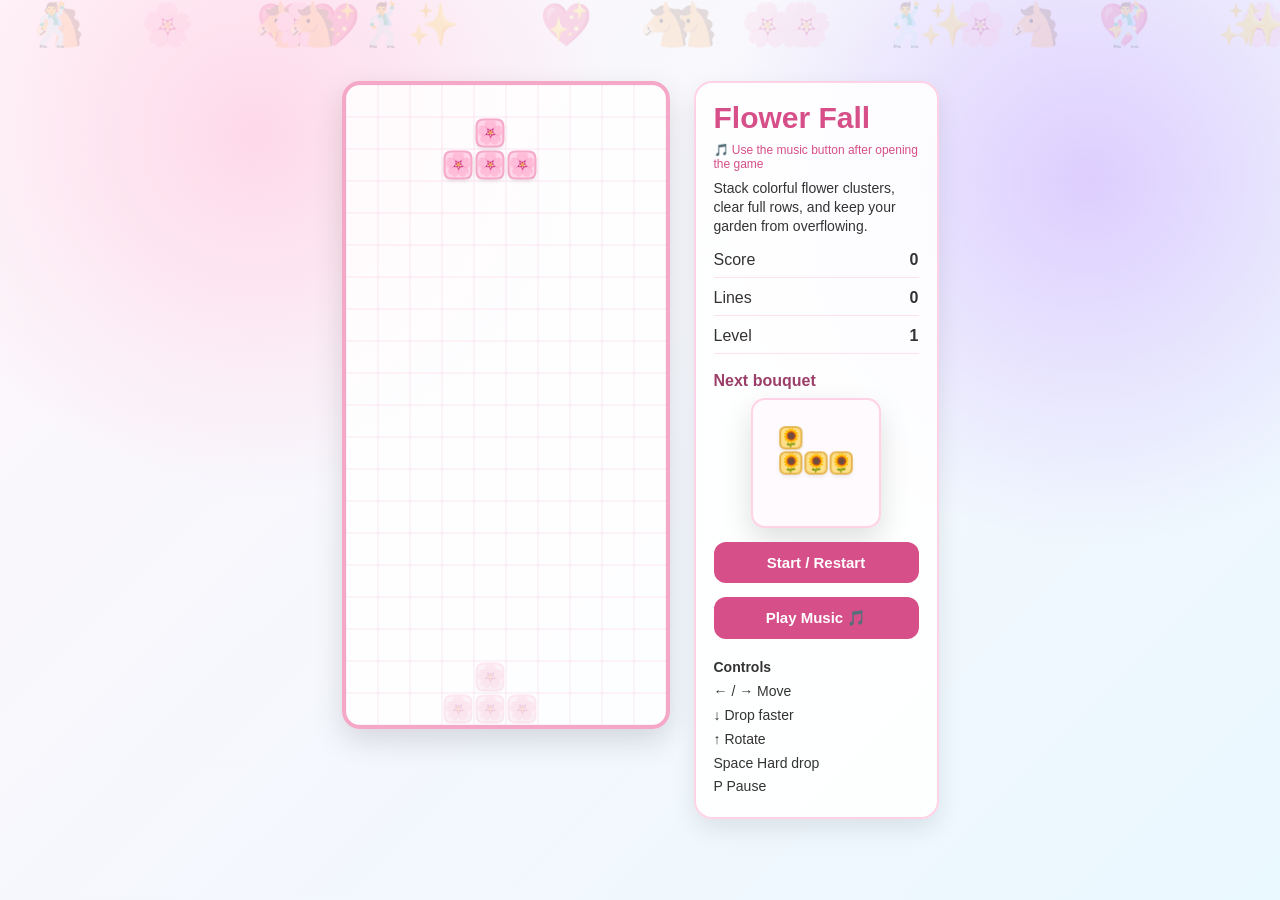
<file: game.html>
<!DOCTYPE html>
<html lang="en">
<head>
  <meta charset="UTF-8" />
  <meta name="viewport" content="width=device-width, initial-scale=1.0" />
  <title>Flower Fall Deluxe</title>
  <style>
    * { box-sizing: border-box; }

    body {
      margin: 0;
      min-height: 100vh;
      display: flex;
      align-items: center;
      justify-content: center;
      font-family: Arial, sans-serif;
      background:
        radial-gradient(circle at 20% 15%, rgba(255, 214, 231, 0.9), transparent 28%),
        radial-gradient(circle at 85% 20%, rgba(216, 196, 255, 0.8), transparent 28%),
        linear-gradient(135deg, #fff7fb, #eaf8ff);
      color: #333;
      overflow-x: hidden;
    }

    .game-wrap {
      display: flex;
      gap: 24px;
      align-items: flex-start;
      padding: 24px;
    }

    .board-wrap {
      position: relative;
    }

    canvas {
      background: rgba(255, 255, 255, 0.84);
      border: 4px solid #f4a7c6;
      border-radius: 18px;
      box-shadow: 0 12px 30px rgba(0,0,0,0.13);
    }

    .panel {
      width: 245px;
      background: rgba(255, 255, 255, 0.88);
      border: 2px solid #ffd3e5;
      border-radius: 18px;
      padding: 18px;
      box-shadow: 0 10px 24px rgba(0,0,0,0.09);
    }

    h1 {
      margin: 0 0 8px;
      font-size: 30px;
      color: #d64f88;
    }

    .subtitle {
      margin: 0 0 16px;
      font-size: 14px;
      line-height: 1.35;
    }

    .stat {
      display: flex;
      justify-content: space-between;
      margin: 11px 0;
      padding-bottom: 8px;
      border-bottom: 1px solid #ffe0ed;
      font-size: 16px;
    }

    .next-title {
      margin: 18px 0 8px;
      font-weight: 700;
      color: #9b3f68;
    }

    #next {
      width: 130px;
      height: 130px;
      display: block;
      margin: 0 auto;
      border-width: 2px;
      border-color: #ffd3e5;
      border-radius: 14px;
      background: #fffafd;
    }

    button {
      width: 100%;
      margin-top: 14px;
      padding: 12px;
      border: 0;
      border-radius: 12px;
      background: #d64f88;
      color: white;
      font-weight: 700;
      cursor: pointer;
      font-size: 15px;
    }

    button:hover { background: #bd3f76; }

    .controls {
      margin-top: 17px;
      font-size: 14px;
      line-height: 1.7;
    }

    .message {
      margin-top: 14px;
      padding: 10px;
      border-radius: 12px;
      background: #fff4c7;
      font-size: 14px;
      display: none;
    }

    @media (max-width: 760px) {
      body { align-items: flex-start; }

      .game-wrap {
        flex-direction: column;
        align-items: center;
        padding: 12px;
      }

      .panel { width: 320px; max-width: 92vw; }
      canvas { max-width: 92vw; height: auto; }
    }
  
    .gangnam-bg {
      position: fixed;
      inset: 0;
      pointer-events: none;
      overflow: hidden;
      z-index: -1;
      opacity: 0.18;
    }

    .dancer {
      position: absolute;
      font-size: 42px;
      animation: floatDance linear infinite;
    }

    @keyframes floatDance {
      from {
        transform: translateY(110vh) rotate(0deg);
      }
      to {
        transform: translateY(-20vh) rotate(360deg);
      }
    }

</style>
</head>
<body>

<div class="gangnam-bg" id="gangnamBg"></div>

  <div class="game-wrap">
    <div class="board-wrap">
      <canvas id="board" width="320" height="640"></canvas>
    </div>

    <aside class="panel">
      <h1>Flower Fall</h1>
      <div style='font-size:12px;color:#d64f88;margin-bottom:8px;'>🎵 Use the music button after opening the game</div>
      <p class="subtitle">
        Stack colorful flower clusters, clear full rows, and keep your garden from overflowing.
      </p>

      <div class="stat"><span>Score</span><strong id="score">0</strong></div>
      <div class="stat"><span>Lines</span><strong id="lines">0</strong></div>
      <div class="stat"><span>Level</span><strong id="level">1</strong></div>

      <div class="next-title">Next bouquet</div>
      <canvas id="next" width="130" height="130"></canvas>

      <button id="startBtn">Start / Restart</button>
      <button id="musicBtn">Play Music 🎵</button>

      <div class="controls">
        <strong>Controls</strong><br>
        ← / → Move<br>
        ↓ Drop faster<br>
        ↑ Rotate<br>
        Space Hard drop<br>
        P Pause
      </div>

      <div class="message" id="message"></div>
    </aside>
  </div>

  <script>
    const canvas = document.getElementById("board");
    const ctx = canvas.getContext("2d");

    const nextCanvas = document.getElementById("next");
    const nextCtx = nextCanvas.getContext("2d");

    const COLS = 10;
    const ROWS = 20;
    const CELL = 32;

    const scoreEl = document.getElementById("score");
    const linesEl = document.getElementById("lines");
    const levelEl = document.getElementById("level");
    const msgEl = document.getElementById("message");
    const startBtn = document.getElementById("startBtn");
    const musicBtn = document.getElementById("musicBtn");

    const FLOWER_STYLES = [
      { emoji: "🌸", bg: "#ffd6e7", shadow: "#f5a8c8" },
      { emoji: "🌼", bg: "#fff3a8", shadow: "#ead86a" },
      { emoji: "🌷", bg: "#ffc9de", shadow: "#f08db3" },
      { emoji: "🌻", bg: "#ffe08a", shadow: "#e5b54c" },
      { emoji: "🌺", bg: "#ffb7c5", shadow: "#e47c91" },
      { emoji: "🪻", bg: "#d8c4ff", shadow: "#a991e5" }
    ];

    const SHAPES = [
      [[1, 1, 1, 1]],
      [[1, 1], [1, 1]],
      [[0, 1, 0], [1, 1, 1]],
      [[1, 0, 0], [1, 1, 1]],
      [[0, 0, 1], [1, 1, 1]],
      [[1, 1, 0], [0, 1, 1]],
      [[0, 1, 1], [1, 1, 0]]
    ];

    let board, piece, nextPiece;
    let score, lines, level;
    let dropCounter, dropInterval, lastTime;
    let paused, gameOver, animationId;
    let petals = [];
    let celebrationText = [];
    let celebrationTimer = 0;
    let lastCelebrationMilestone = -1;

    function resetGame() {
      board = Array.from({ length: ROWS }, () => Array(COLS).fill(null));
      score = 0;
      lines = 0;
      level = 1;
      dropCounter = 0;
      dropInterval = 900;
      lastTime = 0;
      paused = false;
      gameOver = false;
      petals = [];

      piece = createPiece();
      nextPiece = createPiece();

      hideMessage();
      updateStats();

      cancelAnimationFrame(animationId);
      update();
    }

    function createPiece() {
      const shape = SHAPES[Math.floor(Math.random() * SHAPES.length)];
      const style = FLOWER_STYLES[Math.floor(Math.random() * FLOWER_STYLES.length)];
      return {
        shape: shape.map(row => row.slice()),
        x: Math.floor(COLS / 2) - Math.ceil(shape[0].length / 2),
        y: 0,
        style
      };
    }

    function roundedRect(context, x, y, w, h, r) {
      context.beginPath();
      context.moveTo(x + r, y);
      context.lineTo(x + w - r, y);
      context.quadraticCurveTo(x + w, y, x + w, y + r);
      context.lineTo(x + w, y + h - r);
      context.quadraticCurveTo(x + w, y + h, x + w - r, y + h);
      context.lineTo(x + r, y + h);
      context.quadraticCurveTo(x, y + h, x, y + h - r);
      context.lineTo(x, y + r);
      context.quadraticCurveTo(x, y, x + r, y);
      context.closePath();
    }

    function drawCell(context, x, y, style, size = CELL) {
      const px = x * size;
      const py = y * size;
      const pad = Math.max(2, size * 0.08);

      context.save();
      context.shadowColor = "rgba(0,0,0,0.12)";
      context.shadowBlur = 5;
      context.shadowOffsetY = 2;

      roundedRect(context, px + pad, py + pad, size - pad * 2, size - pad * 2, size * 0.22);
      context.fillStyle = style.bg;
      context.fill();

      context.shadowColor = "transparent";
      context.lineWidth = 2;
      context.strokeStyle = style.shadow;
      context.stroke();

      context.font = `${Math.floor(size * 0.72)}px serif`;
      context.textAlign = "center";
      context.textBaseline = "middle";
      context.fillText(style.emoji, px + size / 2, py + size / 2 + size * 0.03);
      context.restore();
    }

    function drawBoard() {
      ctx.clearRect(0, 0, canvas.width, canvas.height);

      ctx.strokeStyle = "rgba(214, 79, 136, 0.12)";
      ctx.lineWidth = 1;

      for (let x = 0; x <= COLS; x++) {
        ctx.beginPath();
        ctx.moveTo(x * CELL, 0);
        ctx.lineTo(x * CELL, ROWS * CELL);
        ctx.stroke();
      }

      for (let y = 0; y <= ROWS; y++) {
        ctx.beginPath();
        ctx.moveTo(0, y * CELL);
        ctx.lineTo(COLS * CELL, y * CELL);
        ctx.stroke();
      }

      for (let y = 0; y < ROWS; y++) {
        for (let x = 0; x < COLS; x++) {
          if (board[y][x]) drawCell(ctx, x, y, board[y][x]);
        }
      }

      drawGhostPiece();
      drawPiece();
      drawPetals();
      drawCelebration();
      drawNext();
    }

    function drawPiece() {
      piece.shape.forEach((row, y) => {
        row.forEach((value, x) => {
          if (value) drawCell(ctx, piece.x + x, piece.y + y, piece.style);
        });
      });
    }

    function drawGhostPiece() {
      const ghost = {
        shape: piece.shape,
        x: piece.x,
        y: piece.y,
        style: piece.style
      };

      while (!collide(ghost)) ghost.y++;
      ghost.y--;

      ctx.save();
      ctx.globalAlpha = 0.22;
      ghost.shape.forEach((row, y) => {
        row.forEach((value, x) => {
          if (value) drawCell(ctx, ghost.x + x, ghost.y + y, ghost.style);
        });
      });
      ctx.restore();
    }

    function drawNext() {
      nextCtx.clearRect(0, 0, nextCanvas.width, nextCanvas.height);

      const size = 26;
      const shape = nextPiece.shape;
      const offsetX = Math.floor((nextCanvas.width / size - shape[0].length) / 2);
      const offsetY = Math.floor((nextCanvas.height / size - shape.length) / 2);

      shape.forEach((row, y) => {
        row.forEach((value, x) => {
          if (value) drawCell(nextCtx, offsetX + x, offsetY + y, nextPiece.style, size);
        });
      });
    }

    function collide(testPiece = piece) {
      for (let y = 0; y < testPiece.shape.length; y++) {
        for (let x = 0; x < testPiece.shape[y].length; x++) {
          if (!testPiece.shape[y][x]) continue;

          const newX = testPiece.x + x;
          const newY = testPiece.y + y;

          if (
            newX < 0 ||
            newX >= COLS ||
            newY >= ROWS ||
            (newY >= 0 && board[newY][newX])
          ) return true;
        }
      }
      return false;
    }

    function mergePiece() {
      piece.shape.forEach((row, y) => {
        row.forEach((value, x) => {
          if (value) {
            const boardY = piece.y + y;
            const boardX = piece.x + x;
            if (boardY >= 0) board[boardY][boardX] = piece.style;
          }
        });
      });
    }

    function clearLines() {
      let clearedRows = [];

      outer: for (let y = ROWS - 1; y >= 0; y--) {
        for (let x = 0; x < COLS; x++) {
          if (!board[y][x]) continue outer;
        }

        clearedRows.push(y);
        board.splice(y, 1);
        board.unshift(Array(COLS).fill(null));
        y++;
      }

      if (clearedRows.length > 0) {
        createPetalBurst(clearedRows);
        lines += clearedRows.length;
        checkCelebration();
        score += [0, 100, 300, 500, 900][clearedRows.length] * level;
        level = Math.floor(lines / 7) + 1;
        dropInterval = Math.max(135, 900 - (level - 1) * 75);
        updateStats();
      }
    }

    function createPetalBurst(rows) {
      rows.forEach(row => {
        for (let i = 0; i < 18; i++) {
          petals.push({
            x: Math.random() * canvas.width,
            y: row * CELL + CELL / 2,
            vx: (Math.random() - 0.5) * 4,
            vy: -Math.random() * 4 - 1,
            life: 42,
            emoji: ["🌸", "✨", "🌼", "💮"][Math.floor(Math.random() * 4)]
          });
        }
      });
    }

    function drawPetals() {
      petals.forEach(p => {
        ctx.save();
        ctx.globalAlpha = Math.max(0, p.life / 42);
        ctx.font = "18px serif";
        ctx.textAlign = "center";
        ctx.textBaseline = "middle";
        ctx.fillText(p.emoji, p.x, p.y);
        ctx.restore();

        p.x += p.vx;
        p.y += p.vy;
        p.vy += 0.12;
        p.life--;
      });

      petals = petals.filter(p => p.life > 0);
    }


    function checkCelebration() {
      if (lines === lastCelebrationMilestone) return;

      if (lines > 0 && lines % 10 === 0) {
        celebrationText = ["💖 That's my queen", "right there! 💖"];
        celebrationTimer = 180;
        lastCelebrationMilestone = lines;
      } else if (lines > 0 && lines % 10 === 5) {
        celebrationText = ["✨ You're doing", "great sweetie! ✨"];
        celebrationTimer = 180;
        lastCelebrationMilestone = lines;
      }
    }

    function drawCelebration() {
      if (celebrationTimer <= 0) return;

      ctx.save();

      const pulseProgress = Math.max(0, 1 - celebrationTimer / 180);
      let scale = 1;

      if (pulseProgress < 0.18) {
        scale = 1 + Math.sin((pulseProgress / 0.18) * Math.PI) * 0.18;
      }

      ctx.globalAlpha = celebrationTimer < 25 ? celebrationTimer / 25 : 1;

      ctx.translate(canvas.width / 2, canvas.height / 2);
      ctx.scale(scale, scale);

      ctx.font = "bold 34px Comic Sans MS";
      ctx.textAlign = "center";
      ctx.textBaseline = "middle";

      ctx.strokeStyle = "white";
      ctx.lineWidth = 8;
      ctx.fillStyle = "#ff4fa3";
      ctx.shadowColor = "rgba(255, 79, 163, 0.45)";
      ctx.shadowBlur = 12;

      const lineHeight = 42;
      const startY = -lineHeight / 2;

      celebrationText.forEach((line, index) => {
        const y = startY + index * lineHeight;
        ctx.strokeText(line, 0, y);
        ctx.fillText(line, 0, y);
      });

      celebrationTimer--;
      ctx.restore();
    }


    function movePiece(dir) {
      piece.x += dir;
      if (collide()) piece.x -= dir;
    }

    function dropPiece() {
      piece.y++;

      if (collide()) {
        piece.y--;
        mergePiece();
        clearLines();

        piece = nextPiece;
        piece.x = Math.floor(COLS / 2) - Math.ceil(piece.shape[0].length / 2);
        piece.y = 0;
        nextPiece = createPiece();

        if (collide()) endGame();
      }

      dropCounter = 0;
    }

    function hardDrop() {
      while (!collide()) {
        piece.y++;
        score += 2;
      }
      piece.y--;
      dropPiece();
      updateStats();
    }

    function rotatePiece() {
      const oldShape = piece.shape;
      const rotated = oldShape[0].map((_, i) => oldShape.map(row => row[i]).reverse());
      piece.shape = rotated;

      let offset = 1;
      while (collide()) {
        piece.x += offset;
        offset = -(offset + (offset > 0 ? 1 : -1));

        if (Math.abs(offset) > piece.shape[0].length + 1) {
          piece.shape = oldShape;
          return;
        }
      }
    }

    function update(time = 0) {
      if (gameOver) {
        drawBoard();
        return;
      }

      const deltaTime = time - lastTime;
      lastTime = time;

      if (!paused) {
        dropCounter += deltaTime;
        if (dropCounter > dropInterval) dropPiece();
      }

      drawBoard();
      animationId = requestAnimationFrame(update);
    }

    function updateStats() {
      scoreEl.textContent = score;
      linesEl.textContent = lines;
      levelEl.textContent = level;
    }

    function showMessage(text) {
      msgEl.textContent = text;
      msgEl.style.display = "block";
    }

    function hideMessage() {
      msgEl.textContent = "";
      msgEl.style.display = "none";
    }

    function endGame() {
      gameOver = true;
      showMessage("Game over! Your garden is full. Press Start / Restart to play again.");
    }

    
    // ===== ROYALTY-FREE FUN BACKGROUND MUSIC =====
    let audioCtx = null;
    let musicOn = false;
    let musicTimer = null;
    let musicStep = 0;

    const melody = [
      523.25, 659.25, 783.99, 659.25,
      587.33, 698.46, 880.00, 698.46,
      659.25, 783.99, 987.77, 783.99,
      698.46, 880.00, 1046.50, 880.00
    ];

    const bass = [
      130.81, 130.81, 146.83, 146.83,
      164.81, 164.81, 174.61, 174.61
    ];

    function playTone(freq, duration, type, volume, when = 0) {
      if (!audioCtx) return;

      const now = audioCtx.currentTime + when;
      const osc = audioCtx.createOscillator();
      const gain = audioCtx.createGain();

      osc.type = type;
      osc.frequency.setValueAtTime(freq, now);

      gain.gain.setValueAtTime(0.0001, now);
      gain.gain.linearRampToValueAtTime(volume, now + 0.015);
      gain.gain.exponentialRampToValueAtTime(0.0001, now + duration);

      osc.connect(gain);
      gain.connect(audioCtx.destination);

      osc.start(now);
      osc.stop(now + duration + 0.03);
    }

    function musicTick() {
      if (!musicOn || !audioCtx) return;

      playTone(melody[musicStep % melody.length], 0.22, "triangle", 0.035);

      if (musicStep % 2 === 0) {
        playTone(bass[Math.floor(musicStep / 2) % bass.length], 0.28, "sine", 0.025);
      }

      if (musicStep % 4 === 0) {
        playTone(1046.50, 0.07, "square", 0.012, 0.12);
      }

      musicStep++;
    }

    async function toggleMusic() {
      if (!audioCtx) {
        audioCtx = new (window.AudioContext || window.webkitAudioContext)();
      }

      if (audioCtx.state === "suspended") {
        await audioCtx.resume();
      }

      musicOn = !musicOn;

      if (musicOn) {
        musicBtn.textContent = "Stop Music 🔇";
        musicTick();
        musicTimer = setInterval(musicTick, 260);
      } else {
        musicBtn.textContent = "Play Music 🎵";
        clearInterval(musicTimer);
        musicTimer = null;
      }
    }


    document.addEventListener("keydown", e => {
      if (gameOver && e.key !== "Enter") return;

      if (e.key === "p" || e.key === "P") {
        paused = !paused;
        paused ? showMessage("Paused") : hideMessage();
        return;
      }

      if (paused) return;

      if (e.key === "ArrowLeft") movePiece(-1);
      else if (e.key === "ArrowRight") movePiece(1);
      else if (e.key === "ArrowDown") {
        dropPiece();
        score += 1;
        updateStats();
      }
      else if (e.key === "ArrowUp") rotatePiece();
      else if (e.code === "Space") {
        e.preventDefault();
        hardDrop();
      }
    });

    startBtn.addEventListener("click", resetGame);
    musicBtn.addEventListener("click", toggleMusic);

    
    const bg = document.getElementById("gangnamBg");

    const icons = ["🕺","🐴","✨","🌸","💖"];

    for (let i = 0; i < 25; i++) {
      const d = document.createElement("div");
      d.className = "dancer";
      d.textContent = icons[Math.floor(Math.random() * icons.length)];
      d.style.left = Math.random() * 100 + "%";
      d.style.animationDuration = (10 + Math.random() * 12) + "s";
      d.style.animationDelay = (-Math.random() * 15) + "s";
      bg.appendChild(d);
    }


    resetGame();
  </script>
</body>
</html>
</file>
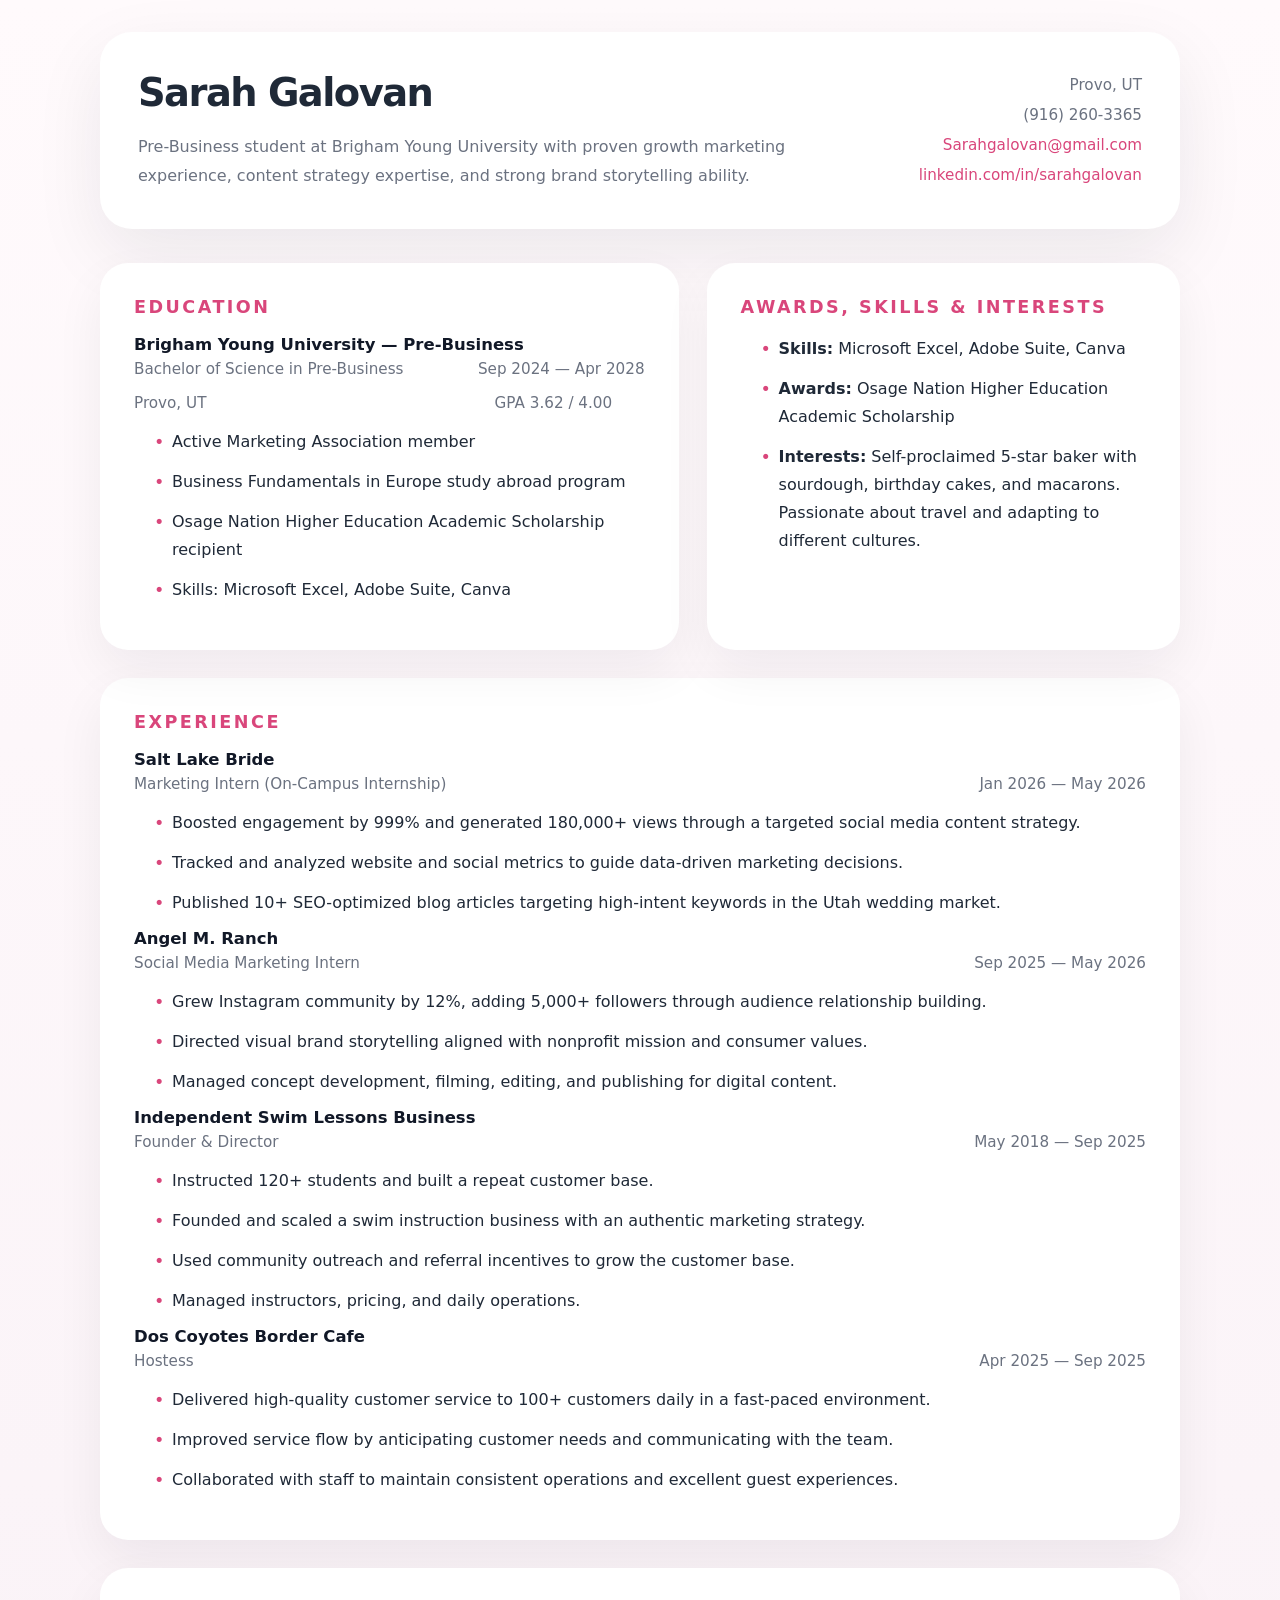
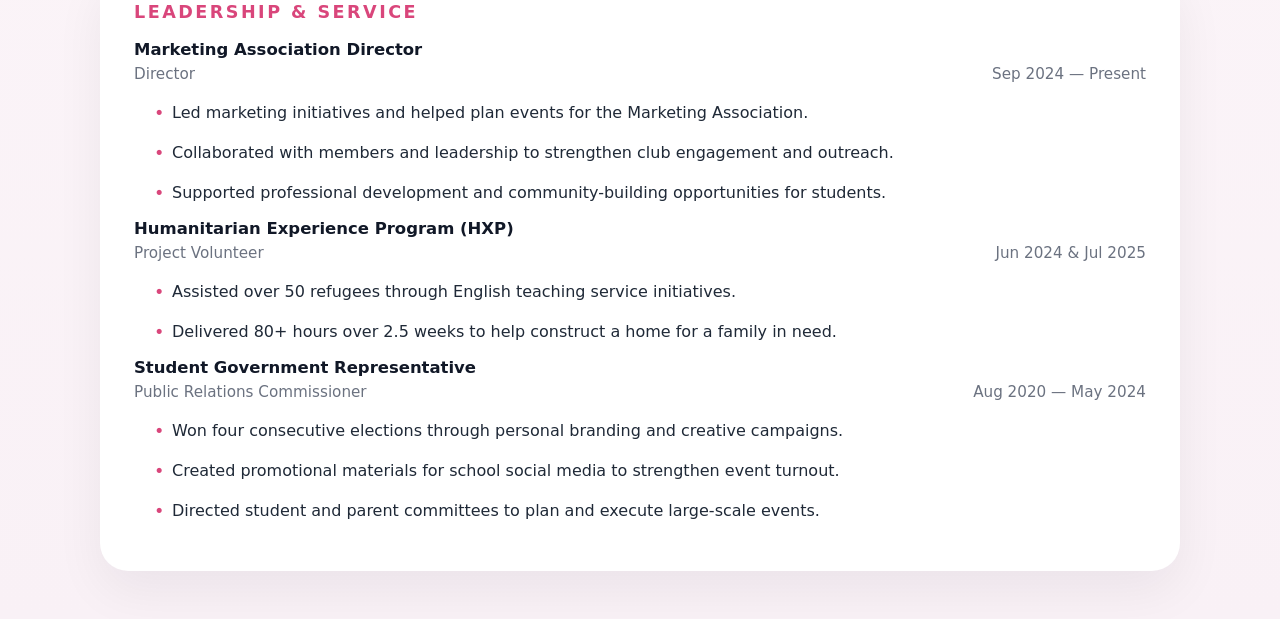
<file: Resume.html>
<!DOCTYPE html>
<html lang="en">
<head>
  <meta charset="UTF-8">
  <meta name="viewport" content="width=device-width, initial-scale=1.0">
  <title>Sarah Galovan | Resume</title>
  <style>
    :root {
      --bg: #fdf7fb;
      --panel: #ffffff;
      --accent: #d9467b;
      --accent-soft: #f8d1e0;
      --text: #1f2937;
      --muted: #6b7280;
    }
    * {
      box-sizing: border-box;
    }
    body {
      margin: 0;
      min-height: 100vh;
      font-family: Inter, system-ui, -apple-system, BlinkMacSystemFont, "Segoe UI", sans-serif;
      background: linear-gradient(180deg, #fffafc 0%, #f9f1f6 100%);
      color: var(--text);
    }
    .page {
      max-width: 1120px;
      margin: 0 auto;
      padding: 32px 20px 48px;
    }
    .header {
      display: grid;
      grid-template-columns: 1fr auto;
      gap: 28px;
      align-items: center;
      background: var(--panel);
      border-radius: 32px;
      padding: 38px;
      box-shadow: 0 25px 70px rgba(15, 23, 42, 0.08);
    }
    .branding h1 {
      margin: 0;
      font-size: clamp(2.4rem, 2.9vw, 3.4rem);
      letter-spacing: -0.04em;
    }
    .branding p {
      margin: 18px 0 0;
      max-width: 680px;
      color: var(--muted);
      line-height: 1.8;
      font-size: 1rem;
    }
    .contact-list {
      display: grid;
      gap: 12px;
      justify-self: end;
      text-align: right;
      font-size: 0.95rem;
      color: var(--muted);
    }
    .contact-list a {
      color: var(--accent);
      text-decoration: none;
    }
    .contact-list a:hover {
      text-decoration: underline;
    }
    .main {
      display: grid;
      grid-template-columns: 1.1fr 0.9fr;
      gap: 28px;
      margin-top: 34px;
    }
    .section {
      background: var(--panel);
      border-radius: 28px;
      padding: 34px;
      box-shadow: 0 20px 50px rgba(15, 23, 42, 0.06);
    }
    h2 {
      margin: 0 0 18px;
      font-size: 1.1rem;
      color: var(--accent);
      text-transform: uppercase;
      letter-spacing: 0.14em;
    }
    h3 {
      margin: 0 0 6px;
      font-size: 1.03rem;
      color: #111827;
    }
    .meta-row {
      display: flex;
      justify-content: space-between;
      flex-wrap: wrap;
      gap: 12px;
      color: var(--muted);
      font-size: 0.95rem;
      margin-bottom: 16px;
    }
    .meta-row span {
      min-width: 150px;
    }
    ul {
      margin: 10px 0 0 20px;
      padding: 0;
      list-style: none;
      color: var(--text);
    }
    li {
      margin-bottom: 12px;
      line-height: 1.75;
      position: relative;
      padding-left: 18px;
    }
    li::before {
      content: "•";
      position: absolute;
      left: 0;
      color: var(--accent);
      font-size: 1.1rem;
      top: 0;
      line-height: 1.6;
    }
    @media (max-width: 960px) {
      .header {
        grid-template-columns: 1fr;
        text-align: left;
      }
      .contact-list {
        justify-self: start;
        text-align: left;
      }
      .main {
        grid-template-columns: 1fr;
      }
    }
    @media (max-width: 560px) {
      .page {
        padding: 24px 16px 32px;
      }
      .header {
        padding: 28px;
      }
      .section {
        padding: 28px;
      }
    }
  </style>
</head>
<body>
  <div class="page">
    <section class="header">
      <div class="branding">
        <h1>Sarah Galovan</h1>
        <p>Pre-Business student at Brigham Young University with proven growth marketing experience, content strategy expertise, and strong brand storytelling ability.</p>
      </div>
      <div class="contact-list">
        <div>Provo, UT</div>
        <div>(916) 260-3365</div>
        <div><a href="mailto:Sarahgalovan@gmail.com">Sarahgalovan@gmail.com</a></div>
        <div><a href="https://www.linkedin.com/in/sarahgalovan/" target="_blank" rel="noreferrer">linkedin.com/in/sarahgalovan</a></div>
      </div>
    </section>

    <div class="main">
      <section class="section">
        <h2>Education</h2>
        <h3>Brigham Young University — Pre-Business</h3>
        <div class="meta-row">
          <span>Bachelor of Science in Pre-Business</span>
          <span>Sep 2024 — Apr 2028</span>
        </div>
        <div class="meta-row">
          <span>Provo, UT</span>
          <span>GPA 3.62 / 4.00</span>
        </div>
        <ul>
          <li>Active Marketing Association member</li>
          <li>Business Fundamentals in Europe study abroad program</li>
          <li>Osage Nation Higher Education Academic Scholarship recipient</li>
          <li>Skills: Microsoft Excel, Adobe Suite, Canva</li>
        </ul>
      </section>

      <section class="section">
        <h2>Awards, Skills & Interests</h2>
        <ul>
          <li><strong>Skills:</strong> Microsoft Excel, Adobe Suite, Canva</li>
          <li><strong>Awards:</strong> Osage Nation Higher Education Academic Scholarship</li>
          <li><strong>Interests:</strong> Self-proclaimed 5-star baker with sourdough, birthday cakes, and macarons. Passionate about travel and adapting to different cultures.</li>
        </ul>
      </section>
    </div>

    <section class="section" style="margin-top: 28px;">
      <h2>Experience</h2>
      <h3>Salt Lake Bride</h3>
      <div class="meta-row">
        <span>Marketing Intern (On-Campus Internship)</span>
        <span>Jan 2026 — May 2026</span>
      </div>
      <ul>
        <li>Boosted engagement by 999% and generated 180,000+ views through a targeted social media content strategy.</li>
        <li>Tracked and analyzed website and social metrics to guide data-driven marketing decisions.</li>
        <li>Published 10+ SEO-optimized blog articles targeting high-intent keywords in the Utah wedding market.</li>
      </ul>

      <h3>Angel M. Ranch</h3>
      <div class="meta-row">
        <span>Social Media Marketing Intern</span>
        <span>Sep 2025 — May 2026</span>
      </div>
      <ul>
        <li>Grew Instagram community by 12%, adding 5,000+ followers through audience relationship building.</li>
        <li>Directed visual brand storytelling aligned with nonprofit mission and consumer values.</li>
        <li>Managed concept development, filming, editing, and publishing for digital content.</li>
      </ul>

      <h3>Independent Swim Lessons Business</h3>
      <div class="meta-row">
        <span>Founder & Director</span>
        <span>May 2018 — Sep 2025</span>
      </div>
      <ul>
        <li>Instructed 120+ students and built a repeat customer base.</li>
        <li>Founded and scaled a swim instruction business with an authentic marketing strategy.</li>
        <li>Used community outreach and referral incentives to grow the customer base.</li>
        <li>Managed instructors, pricing, and daily operations.</li>
      </ul>

      <h3>Dos Coyotes Border Cafe</h3>
      <div class="meta-row">
        <span>Hostess</span>
        <span>Apr 2025 — Sep 2025</span>
      </div>
      <ul>
        <li>Delivered high-quality customer service to 100+ customers daily in a fast-paced environment.</li>
        <li>Improved service flow by anticipating customer needs and communicating with the team.</li>
        <li>Collaborated with staff to maintain consistent operations and excellent guest experiences.</li>
      </ul>
    </section>

    <section class="section" style="margin-top: 28px;">
      <h2>Leadership & Service</h2>
      <h3>Marketing Association Director</h3>
      <div class="meta-row">
        <span>Director</span>
        <span>Sep 2024 — Present</span>
      </div>
      <ul>
        <li>Led marketing initiatives and helped plan events for the Marketing Association.</li>
        <li>Collaborated with members and leadership to strengthen club engagement and outreach.</li>
        <li>Supported professional development and community-building opportunities for students.</li>
      </ul>

      <h3>Humanitarian Experience Program (HXP)</h3>
      <div class="meta-row">
        <span>Project Volunteer</span>
        <span>Jun 2024 & Jul 2025</span>
      </div>
      <ul>
        <li>Assisted over 50 refugees through English teaching service initiatives.</li>
        <li>Delivered 80+ hours over 2.5 weeks to help construct a home for a family in need.</li>
      </ul>

      <h3>Student Government Representative</h3>
      <div class="meta-row">
        <span>Public Relations Commissioner</span>
        <span>Aug 2020 — May 2024</span>
      </div>
      <ul>
        <li>Won four consecutive elections through personal branding and creative campaigns.</li>
        <li>Created promotional materials for school social media to strengthen event turnout.</li>
        <li>Directed student and parent committees to plan and execute large-scale events.</li>
      </ul>
    </section>
  </div>
</body>
</html>
</file>
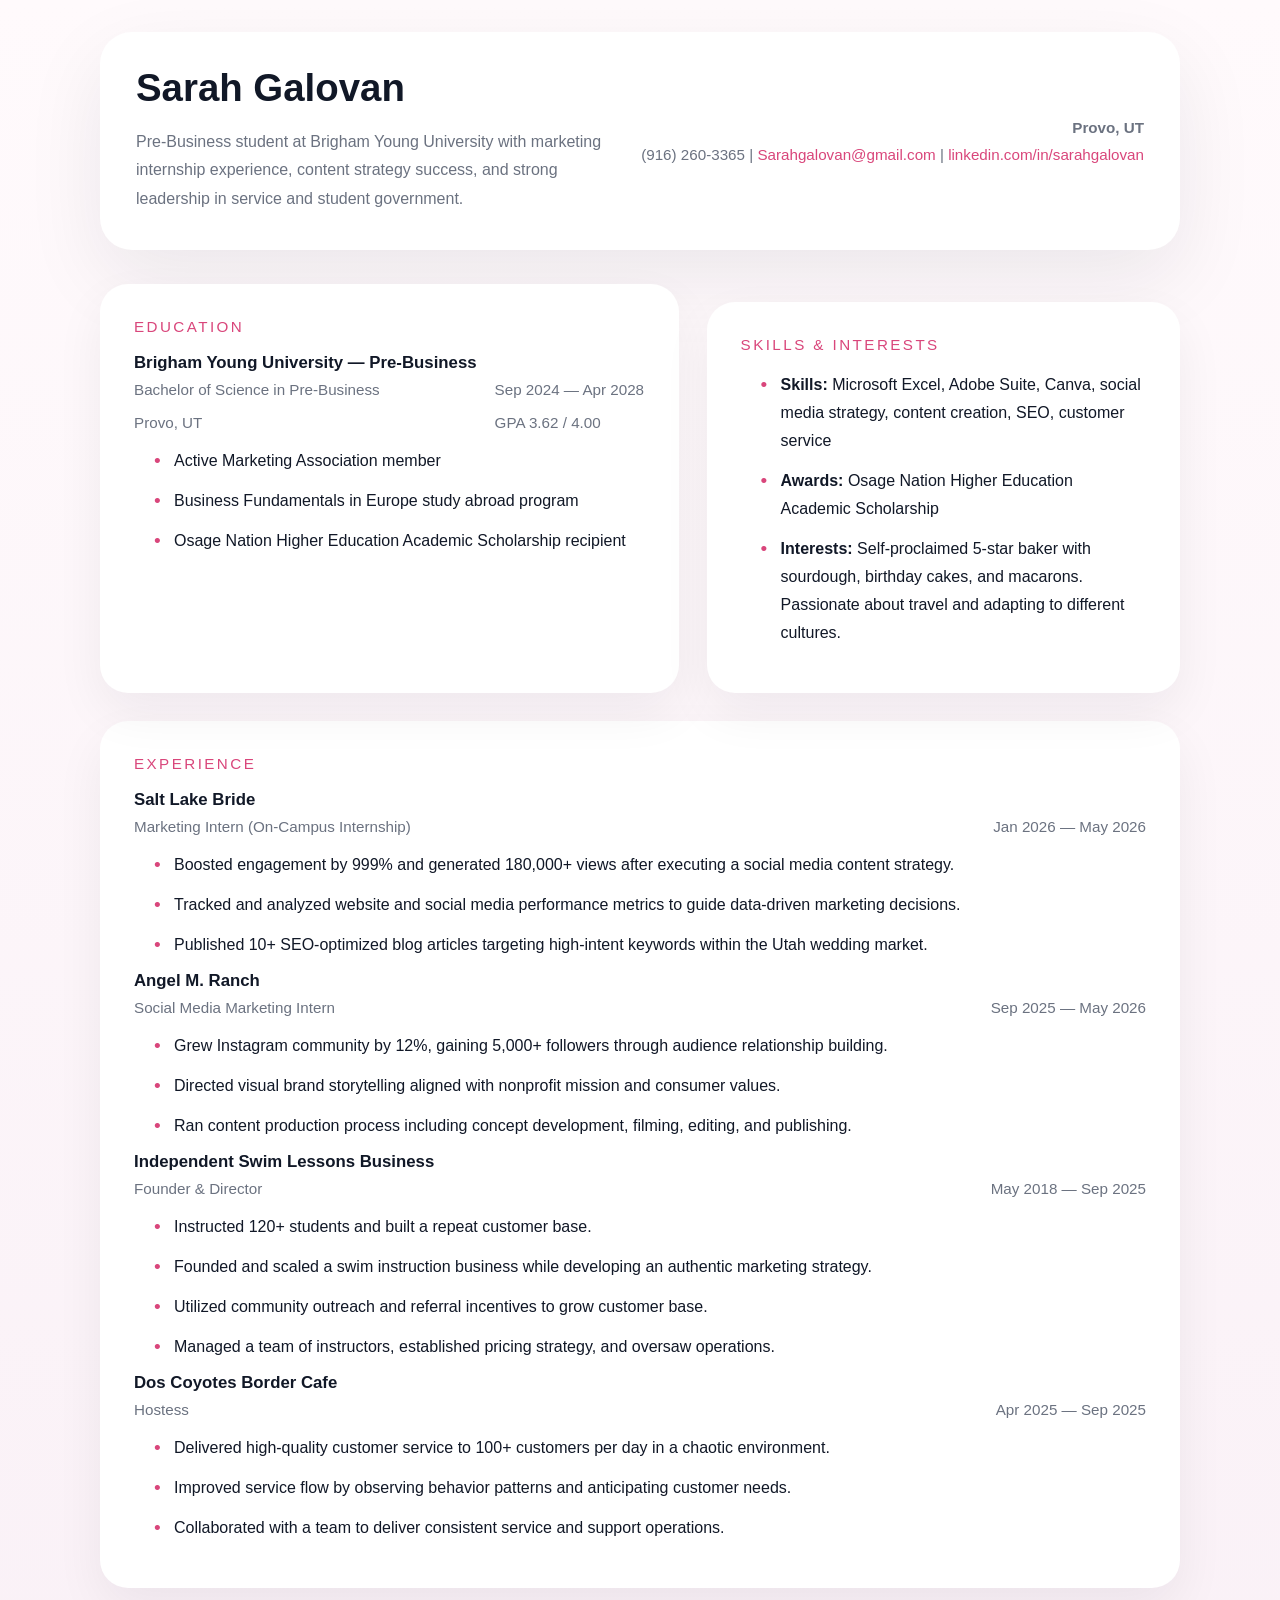
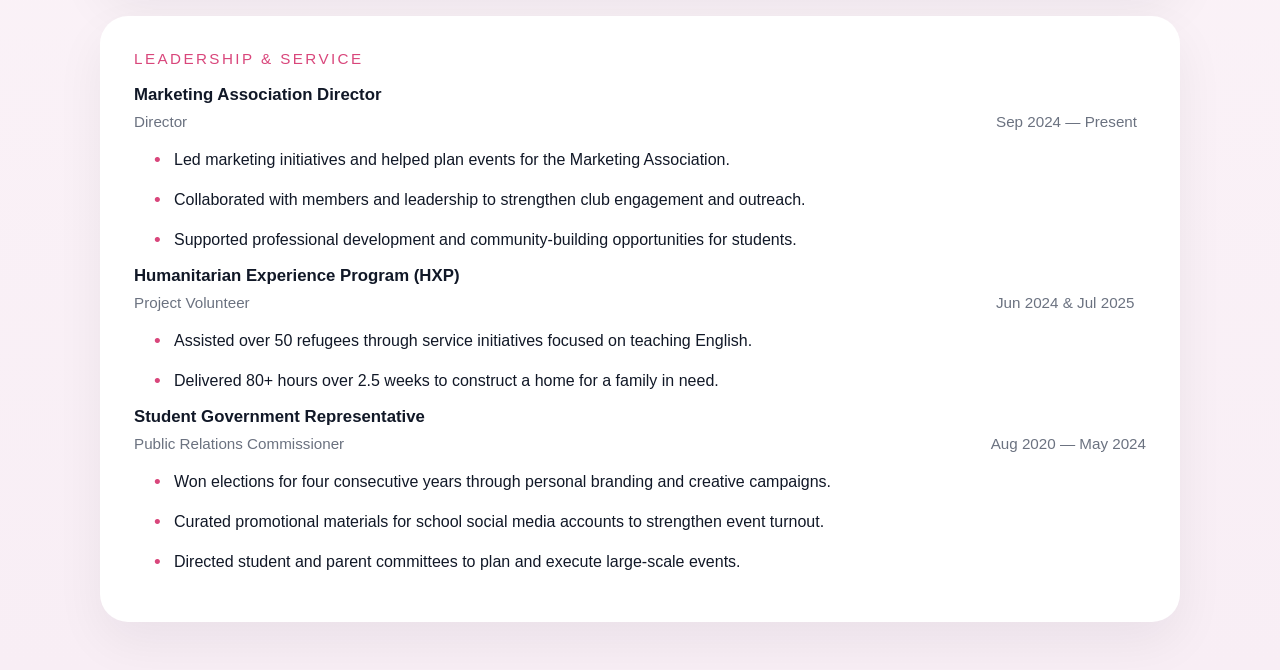
<file: resume.html>
<!DOCTYPE html>
<html lang="en">
<head>
  <meta charset="UTF-8">
  <meta name="viewport" content="width=device-width, initial-scale=1.0">
  <title>Sarah Galovan | Marketing Resume</title>
  <style>
    :root {
      --bg: #fdf7fb;
      --surface: #ffffff;
      --accent: #d9467b;
      --accent-soft: #ffe4ee;
      --text: #111827;
      --muted: #6b7280;
    }
    * {
      box-sizing: border-box;
    }
    body {
      margin: 0;
      min-height: 100vh;
      font-family: Arial, Helvetica, sans-serif;
      background: linear-gradient(180deg, #fffafc 0%, #f8eef5 100%);
      color: var(--text);
    }
    .page {
      max-width: 1120px;
      margin: 0 auto;
      padding: 32px 20px 48px;
    }
    .hero {
      display: grid;
      grid-template-columns: 1fr auto;
      gap: 28px;
      align-items: center;
      background: var(--surface);
      border-radius: 32px;
      padding: 36px;
      box-shadow: 0 28px 80px rgba(15, 23, 42, 0.08);
    }
    .hero h1 {
      margin: 0;
      font-size: clamp(2.4rem, 3vw, 3.4rem);
      line-height: 1.03;
    }
    .hero p {
      margin: 20px 0 0;
      max-width: 680px;
      color: var(--muted);
      line-height: 1.8;
      font-size: 1rem;
    }
    .contact {
      display: grid;
      gap: 10px;
      justify-self: end;
      text-align: right;
      color: var(--muted);
      font-size: 0.95rem;
    }
    .contact a {
      color: var(--accent);
      text-decoration: none;
    }
    .contact a:hover {
      text-decoration: underline;
    }
    .layout {
      display: grid;
      grid-template-columns: 1.1fr 0.9fr;
      gap: 28px;
      margin-top: 34px;
    }
    .panel {
      background: var(--surface);
      border-radius: 28px;
      padding: 34px;
      box-shadow: 0 20px 50px rgba(15, 23, 42, 0.06);
    }
    .panel + .panel {
      margin-top: 18px;
    }
    .section-title {
      margin: 0 0 18px;
      font-size: 0.95rem;
      letter-spacing: 0.16em;
      text-transform: uppercase;
      color: var(--accent);
    }
    h3 {
      margin: 0 0 8px;
      font-size: 1.05rem;
      color: #111827;
    }
    .meta {
      display: flex;
      justify-content: space-between;
      flex-wrap: wrap;
      gap: 10px;
      color: var(--muted);
      font-size: 0.95rem;
      margin-bottom: 16px;
    }
    .meta span {
      min-width: 150px;
    }
    ul {
      margin: 10px 0 0 20px;
      padding: 0;
      list-style: none;
    }
    li {
      position: relative;
      margin-bottom: 12px;
      padding-left: 20px;
      line-height: 1.75;
    }
    li::before {
      content: "•";
      position: absolute;
      left: 0;
      color: var(--accent);
      font-size: 1.2rem;
      top: 0;
      line-height: 1.5;
    }
    .badge-list {
      display: flex;
      flex-wrap: wrap;
      gap: 12px;
      margin-top: 18px;
    }
    .badge {
      display: inline-flex;
      align-items: center;
      justify-content: center;
      padding: 10px 14px;
      border-radius: 999px;
      background: var(--accent-soft);
      color: var(--accent);
      font-size: 0.95rem;
      font-weight: 600;
    }
    @media (max-width: 960px) {
      .hero {
        grid-template-columns: 1fr;
        text-align: left;
      }
      .contact {
        justify-self: start;
        text-align: left;
      }
      .layout {
        grid-template-columns: 1fr;
      }
    }
    @media (max-width: 560px) {
      .page {
        padding: 24px 16px 32px;
      }
      .hero,
      .panel {
        padding: 28px;
      }
    }
  </style>
</head>
<body>
  <div class="page">
    <section class="hero">
      <div>
        <h1>Sarah Galovan</h1>
        <p>Pre-Business student at Brigham Young University with marketing internship experience, content strategy success, and strong leadership in service and student government.</p>
      </div>
      <div class="contact">
        <div><strong>Provo, UT</strong></div>
        <div>(916) 260-3365 | <a href="mailto:Sarahgalovan@gmail.com">Sarahgalovan@gmail.com</a> | <a href="https://www.linkedin.com/in/sarahgalovan/" target="_blank" rel="noreferrer">linkedin.com/in/sarahgalovan</a></div>
      </div>
    </section>

    <div class="layout">
      <section class="panel">
        <p class="section-title">Education</p>
        <h3>Brigham Young University — Pre-Business</h3>
        <div class="meta">
          <span>Bachelor of Science in Pre-Business</span>
          <span>Sep 2024 — Apr 2028</span>
        </div>
        <div class="meta">
          <span>Provo, UT</span>
          <span>GPA 3.62 / 4.00</span>
        </div>
        <ul>
          <li>Active Marketing Association member</li>
          <li>Business Fundamentals in Europe study abroad program</li>
          <li>Osage Nation Higher Education Academic Scholarship recipient</li>
        </ul>
      </section>

      <section class="panel">
        <p class="section-title">Skills & Interests</p>
        <ul>
          <li><strong>Skills:</strong> Microsoft Excel, Adobe Suite, Canva, social media strategy, content creation, SEO, customer service</li>
          <li><strong>Awards:</strong> Osage Nation Higher Education Academic Scholarship</li>
          <li><strong>Interests:</strong> Self-proclaimed 5-star baker with sourdough, birthday cakes, and macarons. Passionate about travel and adapting to different cultures.</li>
        </ul>
      </section>
    </div>

    <section class="panel" style="margin-top: 28px;">
      <p class="section-title">Experience</p>
      <h3>Salt Lake Bride</h3>
      <div class="meta">
        <span>Marketing Intern (On-Campus Internship)</span>
        <span>Jan 2026 — May 2026</span>
      </div>
      <ul>
        <li>Boosted engagement by 999% and generated 180,000+ views after executing a social media content strategy.</li>
        <li>Tracked and analyzed website and social media performance metrics to guide data-driven marketing decisions.</li>
        <li>Published 10+ SEO-optimized blog articles targeting high-intent keywords within the Utah wedding market.</li>
      </ul>

      <h3>Angel M. Ranch</h3>
      <div class="meta">
        <span>Social Media Marketing Intern</span>
        <span>Sep 2025 — May 2026</span>
      </div>
      <ul>
        <li>Grew Instagram community by 12%, gaining 5,000+ followers through audience relationship building.</li>
        <li>Directed visual brand storytelling aligned with nonprofit mission and consumer values.</li>
        <li>Ran content production process including concept development, filming, editing, and publishing.</li>
      </ul>

      <h3>Independent Swim Lessons Business</h3>
      <div class="meta">
        <span>Founder & Director</span>
        <span>May 2018 — Sep 2025</span>
      </div>
      <ul>
        <li>Instructed 120+ students and built a repeat customer base.</li>
        <li>Founded and scaled a swim instruction business while developing an authentic marketing strategy.</li>
        <li>Utilized community outreach and referral incentives to grow customer base.</li>
        <li>Managed a team of instructors, established pricing strategy, and oversaw operations.</li>
      </ul>

      <h3>Dos Coyotes Border Cafe</h3>
      <div class="meta">
        <span>Hostess</span>
        <span>Apr 2025 — Sep 2025</span>
      </div>
      <ul>
        <li>Delivered high-quality customer service to 100+ customers per day in a chaotic environment.</li>
        <li>Improved service flow by observing behavior patterns and anticipating customer needs.</li>
        <li>Collaborated with a team to deliver consistent service and support operations.</li>
      </ul>
    </section>

    <section class="panel" style="margin-top: 28px;">
      <p class="section-title">Leadership & Service</p>
      <h3>Marketing Association Director</h3>
      <div class="meta">
        <span>Director</span>
        <span>Sep 2024 — Present</span>
      </div>
      <ul>
        <li>Led marketing initiatives and helped plan events for the Marketing Association.</li>
        <li>Collaborated with members and leadership to strengthen club engagement and outreach.</li>
        <li>Supported professional development and community-building opportunities for students.</li>
      </ul>

      <h3>Humanitarian Experience Program (HXP)</h3>
      <div class="meta">
        <span>Project Volunteer</span>
        <span>Jun 2024 & Jul 2025</span>
      </div>
      <ul>
        <li>Assisted over 50 refugees through service initiatives focused on teaching English.</li>
        <li>Delivered 80+ hours over 2.5 weeks to construct a home for a family in need.</li>
      </ul>

      <h3>Student Government Representative</h3>
      <div class="meta">
        <span>Public Relations Commissioner</span>
        <span>Aug 2020 — May 2024</span>
      </div>
      <ul>
        <li>Won elections for four consecutive years through personal branding and creative campaigns.</li>
        <li>Curated promotional materials for school social media accounts to strengthen event turnout.</li>
        <li>Directed student and parent committees to plan and execute large-scale events.</li>
      </ul>
    </section>
  </div>
</body>
</html>
</file>
